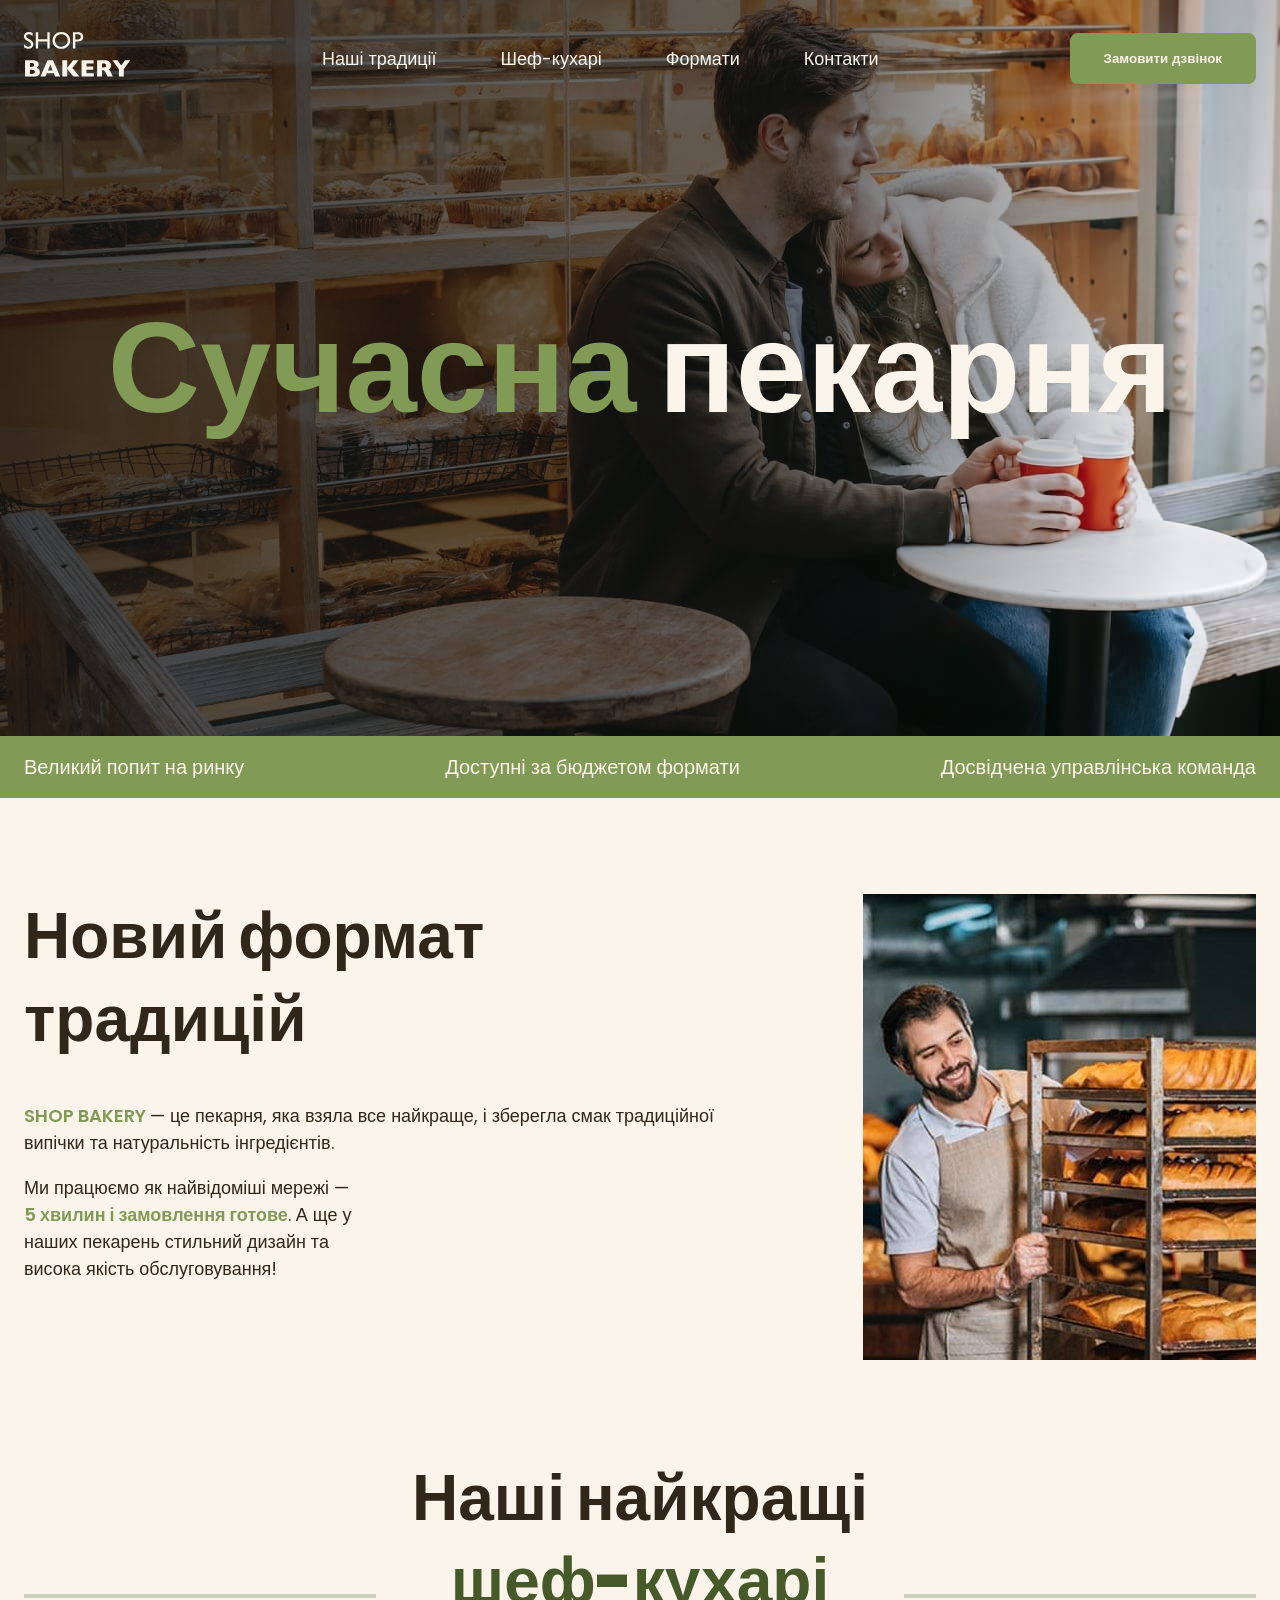
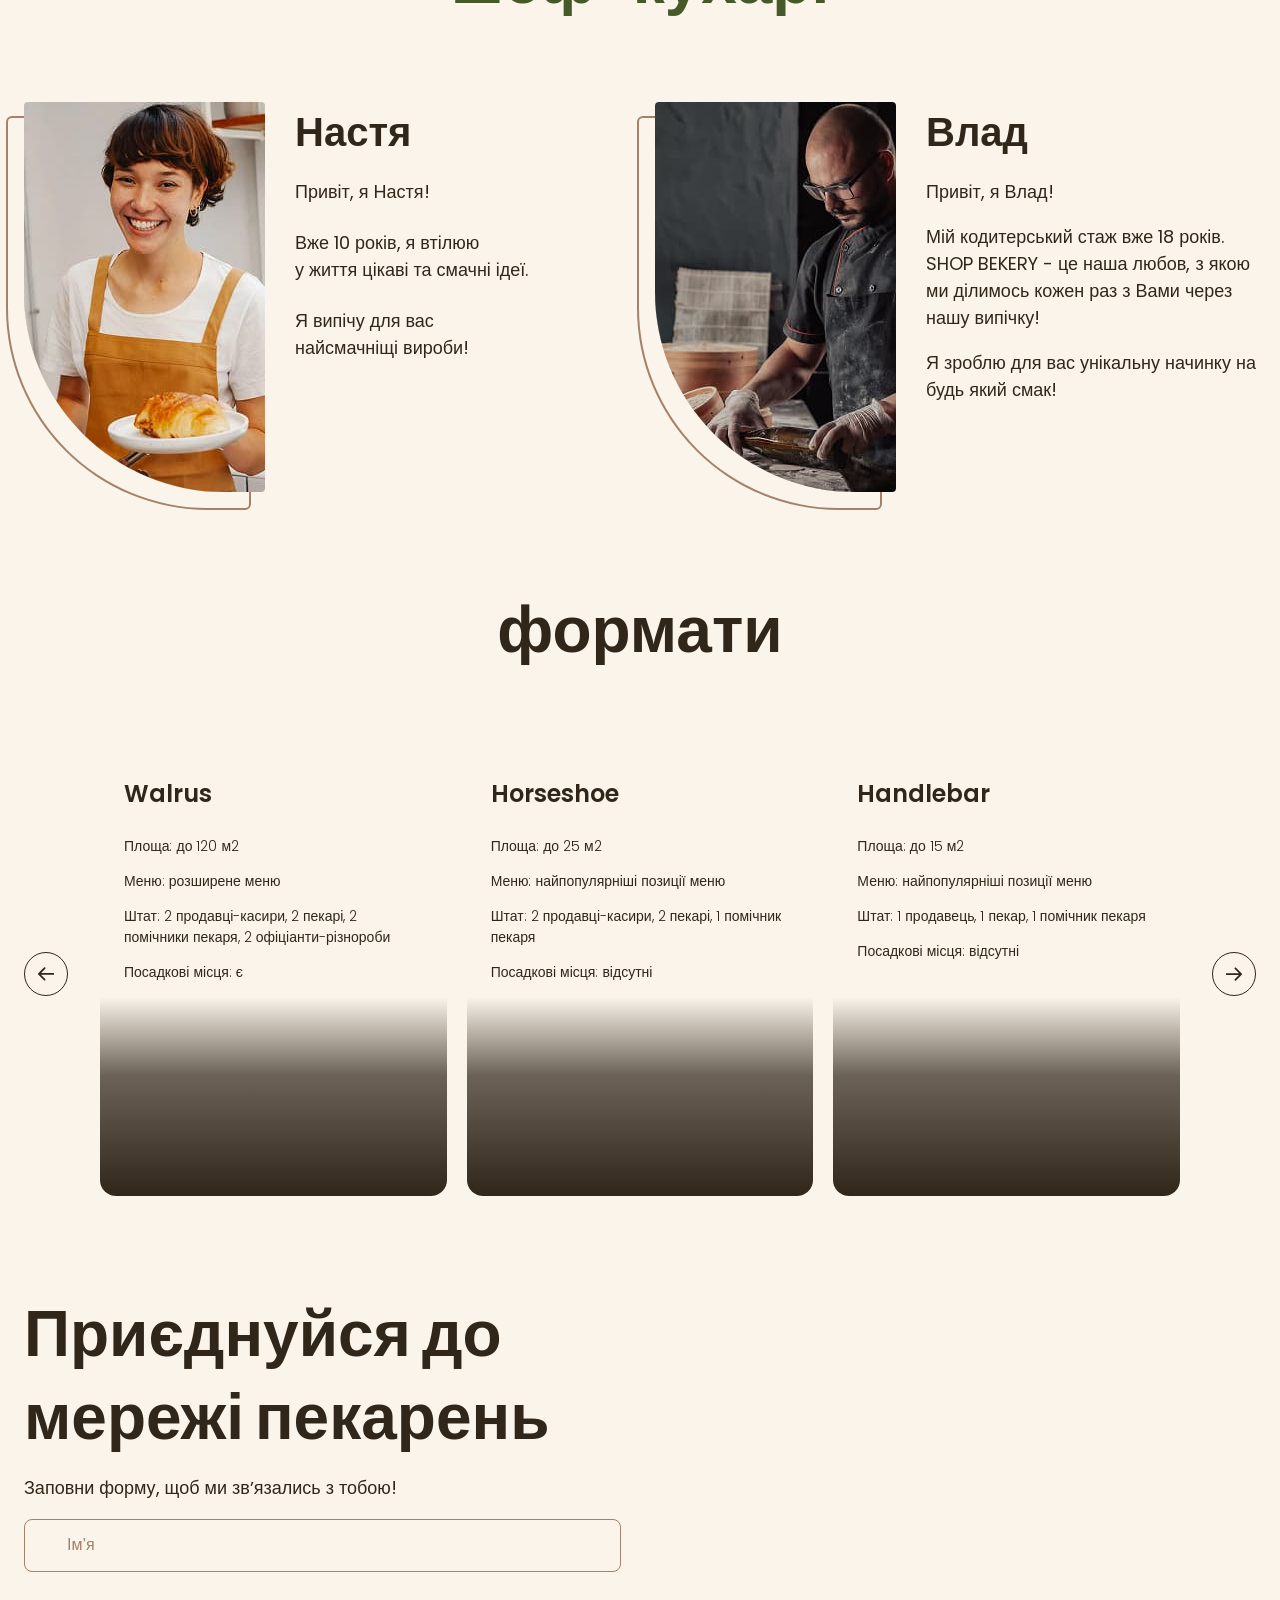
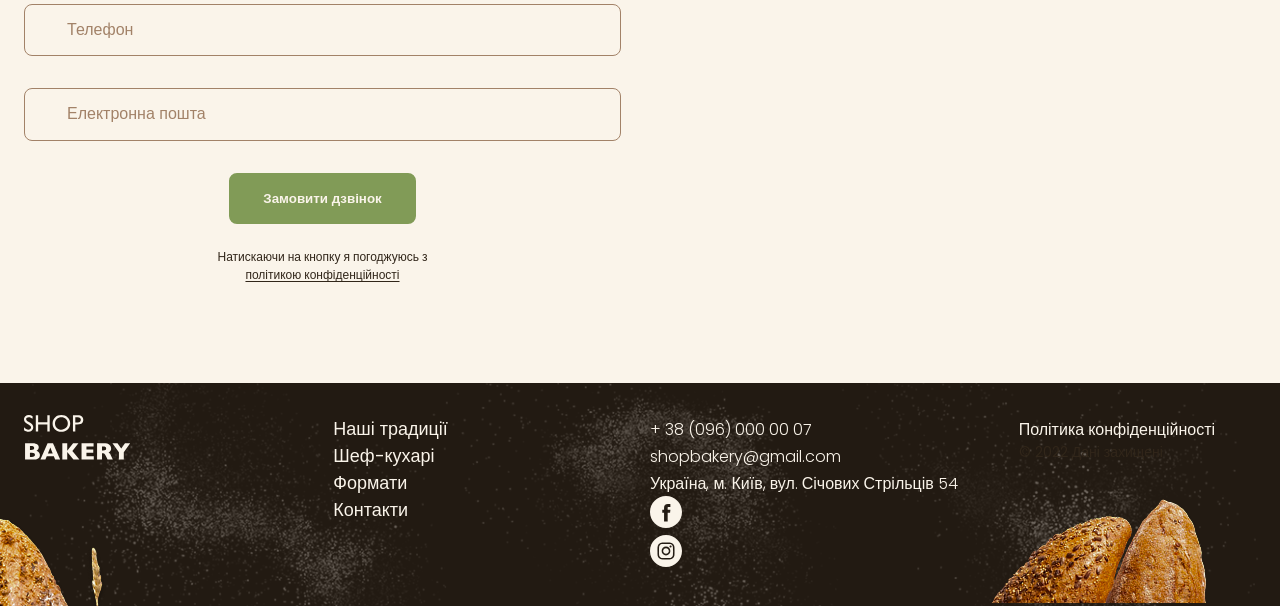
<file: index.html>
<!doctype html>
<html lang="uk">
  <head>
    <meta charset="UTF-8" />
    <meta http-equiv="X-UA-Compatible" content="IE=edge" />
    <meta name="viewport" content="width=device-width, initial-scale=1.0" />
    <title>Сучасна пекарня</title>
    <!-- ! Styles -->
    <link rel="stylesheet" href="./css/styles.css" />
  </head>
  <body>
    <header class="header">
      <div class="container">
        <div class="header-container">
          <nav class="header-nav">
            <a href="./index.html">
              <img src="./images/logo.svg" alt="Логотип сучасної пекарні" />
            </a>
            <ul class="header-menu">
              <li>
                <a href="#traditions-section" class="link">Наші традиції</a>
              </li>
              <li><a href="#chefs-section" class="link">Шеф-кухарі</a></li>
              <li><a href="#formats-section" class="link">Формати</a></li>
              <li><a href="#contacts-section" class="link">Контакти</a></li>
            </ul>
          </nav>
          <button class="button modal-btn-open" type="button">
            Замовити дзвінок
          </button>
        </div>
      </div>
    </header>
    <main>
      <section class="hero-section">
        <div class="container">
          <h1 class="hero-title">
            <span class="accent">Сучасна</span> пекарня
          </h1>
        </div>
      </section>
      <section class="advantages-section">
        <div class="container">
          <h2 class="visually-hidden">Наші переваги</h2>
          <ul class="advantages-list">
            <li class="advantages-item">Великий попит на ринку</li>
            <li class="advantages-item">Доступні за бюджетом формати</li>
            <li class="advantages-item">Досвідчена управлінська команда</li>
          </ul>
        </div>
      </section>
      <section class="traditions-section section" id="traditions-section">
        <div class="container">
          <div class="traditions-container">
            <div class="traditions-content">
              <h2 class="traditions-title section-title">
                Новий формат традицій
              </h2>
              <p class="traditions-text">
                <span class="brand uppercase"> shop bakery </span> — це пекарня,
                яка взяла все найкраще, і зберегла смак традиційної випічки та
                натуральність інгредієнтів.
              </p>
              <p class="traditions-text limited">
                Ми працюємо як найвідоміші мережі —
                <span class="brand">5 хвилин і замовлення готове</span>. А ще у
                наших пекарень стильний дизайн та висока якість обслуговування!
              </p>
            </div>
            <img
              src="./images/baker-man.jpg"
              alt="Чоловік-пекар дивиться на батони з посмішкою"
            />
          </div>
        </div>
      </section>
      <section class="section" id="chefs-section">
        <div class="container">
          <h2 class="chefs-title section-title centered">
            Наші найкращі <br />
            <span class="accent">шеф-кухарі</span>
          </h2>
          <ul class="chefs-list">
            <li class="chefs-item">
              <article class="chefs-card">
                <img
                  class="chef-photo"
                  src="./images/nastya-chef.jpg"
                  alt="Nastya chef"
                />
                <div>
                  <h3 class="chef-title">Настя</h3>
                  <div class="chef-text">
                    <p>Привіт, я Настя!</p>
                    <p>
                      Вже 10 років, я втілюю <br />
                      у життя цікаві та смачні ідеї.
                    </p>
                    <p>
                      Я випічу для вас <br />
                      найсмачніщі вироби!
                    </p>
                  </div>
                </div>
              </article>
            </li>
            <li class="chefs-item">
              <article class="chefs-card">
                <img
                  class="chef-photo"
                  src="./images/vlad-chef.jpg"
                  alt="Vlad chef"
                />
                <div>
                  <h3 class="chef-title">Влад</h3>
                  <p class="chef-text">Привіт, я Влад!</p>
                  <p class="chef-text">
                    Мій кодитерський стаж вже 18 років. SHOP BEKERY - це наша
                    любов, з якою ми ділимось кожен раз з Вами через нашу
                    випічку!
                  </p>
                  <p class="chef-text">
                    Я зроблю для вас унікальну начинку на будь який смак!
                  </p>
                </div>
              </article>
            </li>
          </ul>
        </div>
      </section>
      <section class="section" id="formats-section">
        <div class="container">
          <h2 class="formats-title section-title centered">формати</h2>
          <div class="formats-container">
            <button class="carousel-button" type="button">
              <svg width="16" height="16">
                <use href="./images/icons.svg#arrow"></use>
              </svg>
            </button>
            <ul class="formats-list">
              <li class="formats-item">
                <article class="format-card">
                  <h3 class="formate-title" lang="en">Walrus</h3>
                  <div class="formate-text">
                    <p>Площа: до 120 м2</p>
                    <p>Меню: розширене меню</p>
                    <p>
                      Штат: 2 продавці-касири, 2 пекарі, 2 помічники пекаря, 2
                      офіціанти-різнороби
                    </p>
                    <p>Посадкові місця: є</p>
                  </div>
                </article>
              </li>
              <li class="formats-item">
                <article class="format-card">
                  <h3 class="formate-title" lang="en">Horseshoe</h3>
                  <div class="formate-text">
                    <p>Площа: до 25 м2</p>
                    <p>Меню: найпопулярніші позиції меню</p>
                    <p>Штат: 2 продавці-касири, 2 пекарі, 1 помічник пекаря</p>
                    <p>Посадкові місця: відсутні</p>
                  </div>
                </article>
              </li>
              <li class="formats-item">
                <article class="format-card">
                  <h3 class="formate-title" lang="en">Handlebar</h3>
                  <div class="formate-text">
                    <p>Площа: до 15 м2</p>
                    <p>Меню: найпопулярніші позиції меню</p>
                    <p>Штат: 1 продавець, 1 пекар, 1 помічник пекаря</p>
                    <p>Посадкові місця: відсутні</p>
                  </div>
                </article>
              </li>
            </ul>
            <button class="carousel-button next" type="button">
              <svg width="16" height="16">
                <use href="./images/icons.svg#arrow"></use>
              </svg>
            </button>
          </div>
        </div>
      </section>
      <section class="contacts-section section" id="contacts-section">
        <div class="container">
          <div class="contact-container">
            <div class="contact-form">
              <h2 class="contact-title section-title">
                Приєднуйся до мережі пекарень
              </h2>
              <p>Заповни форму, щоб ми звʼязались з тобою!</p>
              <form name="contact-form" autocomplete="off">
                <div class="form-field">
                  <label class="form-lable visually-hidden" for="user-name"
                    >Ім’я</label
                  >
                  <input
                    class="form-input"
                    type="text"
                    name="user-name"
                    id="user-name"
                    placeholder="Ім’я"
                  />
                </div>

                <div class="form-field">
                  <label class="form-lable visually-hidden" for="user-tel"
                    >Телефон</label
                  >
                  <input
                    class="form-input"
                    type="tel"
                    name="user-tel"
                    id="user-tel"
                    placeholder="Телефон"
                  />
                </div>

                <div class="form-field">
                  <label class="form-lable visually-hidden" for="user-email"
                    >Електронна пошта</label
                  >
                  <input
                    class="form-input"
                    type="email"
                    name="user-email"
                    id="user-email"
                    placeholder="Електронна пошта"
                  />
                </div>

                <button class="form-button button" type="submit">
                  Замовити дзвінок
                </button>
                <p class="form-terms">
                  Натискаючи на кнопку я погоджуюсь з
                  <a class="form-terms-link" href="#"
                    >політикою конфіденційності</a
                  >
                </p>
              </form>
            </div>
            <iframe
              class="contact-map"
              src="https://www.google.com/maps/embed?pb=!1m18!1m12!1m3!1d2540.1634470361532!2d30.488698376657148!3d50.45668098691502!2m3!1f0!2f0!3f0!3m2!1i1024!2i768!4f13.1!3m3!1m2!1s0x40d4ce637c006b2d%3A0xaf86385f19996ff0!2z0YPQuy4g0KHQtdGH0LXQstGL0YUg0KHRgtGA0LXQu9GM0YbQvtCyLCA1NCwg0JrQuNC10LIsINCj0LrRgNCw0LjQvdCwLCAwMjAwMA!5e0!3m2!1sru!2sit!4v1770657405785!5m2!1sru!2sit"
              width="603"
              height="595"
              allowfullscreen=""
              loading="lazy"
              referrerpolicy="no-referrer-when-downgrade"
            ></iframe>
          </div>
        </div>
      </section>
    </main>
    <footer class="footer">
      <div class="container">
        <div class="footer-container">
          <nav class="footer-nav">
            <div class="footer-logo">
              <a href="#">
                <img src="./images/logo.svg" alt="Логотип сучасноі пекрні" />
              </a>
            </div>
            <ul class="footer-menu">
              <li>
                <a class="link" href="#traditions-section">Наші традиції</a>
              </li>
              <li><a class="link" href="#chefs-section">Шеф-кухарі</a></li>
              <li><a class="link" href="#formats-section">Формати</a></li>
              <li><a class="link" href="#contacts-section">Контакти</a></li>
            </ul>
          </nav>
          <address class="footer-address">
            <ul class="address-list">
              <li>
                <a class="address-link" href="tel:+380960000007"
                  >+ 38 (096) 000 00 07</a
                >
              </li>
              <li>
                <a class="address-link" href="mailto:shopbakery@gmail.com"
                  >shopbakery@gmail.com</a
                >
              </li>
              <li>
                <a
                  class="address-link"
                  href="https://share.google/1e0VJEPg8F5VLGRDb"
                  target="_blank"
                >
                  Україна, м. Київ, вул. Січових Стрільців 54
                </a>
              </li>
              <li>
                <a href="#">
                  <svg class="address-icon" width="32" height="32">
                    <use href="./images/icons.svg#icon-facebook"></use>
                  </svg>
                </a>
              </li>
              <li>
                <a href="#">
                  <svg class="address-icon" width="32" height="32">
                    <use href="./images/icons.svg#icon-instagram"></use>
                  </svg>
                </a>
              </li>
            </ul>
            <div class="address-info">
              <a class="address-link" href="#" target="_blank"
                >Політика конфіденційності</a
              >
              <p class="address-copyright">&copy; 2022 Дані захищені</p>
            </div>
          </address>
        </div>
      </div>
    </footer>
    <div class="backdrop is-hidden">
      <div class="modal">
        <button class="modal-btn-close" type="button">Close</button>
        <h2>Замовити дзвінок</h2>
        <p>Залишіть заявку та наш спеціаліст зв'яжеться з Вами!</p>
        <form name="modal-form" autocomplete="off">
          <div class="form-field">
            <label class="form-lable visually-hidden" for="user-name"
              >Ім’я</label
            >
            <input
              class="form-input"
              type="text"
              name="user-name"
              id="user-name"
              placeholder="Ім’я"
              required
            />
          </div>

          <div class="form-field">
            <label class="form-lable visually-hidden" for="user-tel"
              >Телефон</label
            >
            <input
              class="form-input"
              type="tel"
              name="user-tel"
              id="user-tel"
              placeholder="Телефон"
              pattern="^\+[0-9]{12}"
            />
          </div>

          <div class="form-field">
            <label class="form-lable visually-hidden" for="user-email"
              >Електронна пошта</label
            >
            <input
              class="form-input"
              type="email"
              name="user-email"
              id="user-email"
              placeholder="Електронна пошта"
              required
            />
          </div>

          <!-- <div class="checkbox">
            <input
              class="checkbox-input visually-hidden"
              type="checkbox"
              id="terms-conditions"
              name="terms-conditions"
            />
            <label class="checkbox-label" for="terms-conditions">
              Я точно погоджуюсь з політикою конфіденційності
            </label>
          </div> -->

          <button class="form-button button" type="submit">
            Замовити дзвінок
          </button>
          <p class="form-terms">
            Натискаючи на кнопку я погоджуюсь з
            <a class="form-terms-link" href="#">політикою конфіденційності</a>
          </p>
        </form>
      </div>
    </div>
    <script src="./js/modal.js"></script>
  </body>
</html>
</file>
<file: css/styles.css>
@font-face {
  font-display: swap;
  font-family: 'Poppins';
  font-weight: 300;
  src: url('../fonts/poppins-v24-latin-300.woff2') format('woff2');
}

@font-face {
  font-display: swap;
  font-family: 'Poppins';
  font-weight: 400;
  src: url('../fonts/poppins-v24-latin-regular.woff2') format('woff2');
}

@font-face {
  font-display: swap;
  font-family: 'Poppins';
  font-weight: 600;
  src: url('../fonts/poppins-v24-latin-600.woff2') format('woff2');
}

@font-face {
  font-display: swap;
  font-family: 'Poppins';
  font-weight: 900;
  src: url('../fonts/poppins-v24-latin-900.woff2') format('woff2');
}

:root {
  --color-primary-dark: #31261a;
  --color-primary-light: #faf4ea;
  --color-secondary-dark: #a28268;
  --color-brand-dark: #465929;
  --color-brand-normal: #819b57;
  --color-brand-light: #cfcfbc;
}

/* ! base */
*,
*::before,
*::after {
  box-sizing: border-box;
}

body {
  color: var(--color-primary-dark);
  background-color: var(--color-primary-light);
  font-family: 'Poppins', sans-serif;
  font-size: 18px;
  font-weight: 400;
  line-height: 1.5;
  margin: 0;
}

h1,
h2,
h3,
h4,
h5,
h6,
p {
  margin-top: 0;
}

a {
  display: inline-block;
}

address {
  font-style: normal;
}

ul {
  margin: 0;
  padding: 0;
  list-style-type: none;
}

.visually-hidden {
  position: absolute;
  left: -10000px;
  top: auto;
  width: 1px;
  height: 1px;
  overflow: hidden;
}

.section {
  padding: 48px 0;
}

.container {
  width: 100%;
  max-width: 1288px;
  margin: 0 auto;
  padding: 0 24px;
}

/* ! button */
.button {
  padding: 16px 32px;
  font-weight: 600;
  color: var(--color-primary-light);
  background-color: var(--color-brand-normal);
  border: 2px solid var(--color-brand-normal);
  border-radius: 8px;
  cursor: pointer;
}

.button:hover {
  color: var(--color-brand-dark);
  background-color: transparent;
}

/* ! link */
.link {
  color: var(--color-primary-light);
  text-decoration: none;
  transition: color 0.3s;
}

.link:hover {
  color: var(--color-brand-normal);
}

/* ! header */
.header {
  position: absolute;
  top: 0;
  left: 0;
  width: 100%;
  padding-top: 32px;
}

.header-container {
  display: flex;
  align-items: center;
  gap: 40px;
}

.header-nav {
  display: flex;
  align-items: center;
  flex-grow: 1;
  gap: 40px;
}

.header-menu {
  display: flex;
  gap: 64px;
  flex-grow: 1;
  justify-content: center;
}

/* ! hero section */
.hero-section {
  padding: 272px 0;
  background-image:
    linear-gradient(
      102.76deg,
      rgba(18, 18, 17, 0.78) 2.03%,
      rgba(18, 18, 17, 0.6) 58.46%,
      rgba(18, 18, 17, 0) 90.36%
    ),
    url('../images/hero-section-background.jpg');
  background-repeat: no-repeat;
  background-position: center top;
  background-size: cover;
}

.hero-title {
  margin-bottom: 0;
  color: var(--color-primary-light);
  text-align: center;
  font-size: 128px;
  font-weight: 900;
}

.hero-title .accent {
  color: var(--color-brand-normal);
}

/* ! advantages section */
.advantages-section {
  padding: 16px 0;
  background-color: var(--color-brand-normal);
}

.advantages-list {
  display: flex;
  justify-content: space-between;
  gap: 40px;
}

.advantages-item {
  color: var(--color-primary-light);
  font-size: 20px;
  font-weight: 300;
}

.section-title {
  font-size: 64px;
  font-weight: 900;
  line-height: 1.3;
}

.section-title.centered {
  text-align: center;
}

.section-title .accent {
  color: var(--color-brand-dark);
}

/* ! traditions section */
.traditions-section {
  padding-top: 96px;
}

.traditions-container {
  display: flex;
  justify-content: space-between;
  gap: 40px;
}

.traditions-content {
  max-width: 710px;
}

.traditions-title {
  margin-bottom: 42px;
}

.traditions-text .brand {
  color: var(--color-brand-normal);
  font-weight: 600;
}

.traditions-text .uppercase {
  text-transform: uppercase;
}

.traditions-text.limited {
  max-width: 340px;
}

/* ! chefs section */
.chefs-title {
  position: relative;
  margin: 0 auto 80px;
}

.chefs-title::before,
.chefs-title::after {
  position: absolute;
  bottom: 24px;
  width: 352px;
  border: 2px solid var(--color-brand-light);
  content: '';
}

.chefs-title::before {
  left: 0;
}

.chefs-title::after {
  right: 0;
}

.chefs-list {
  display: flex;
  flex-wrap: wrap;
  gap: 40px 30px;
}

.chefs-item {
  flex-basis: calc((100% - 30px) / 2);
}

.chefs-card {
  display: flex;
  gap: 30px;
}

.chef-photo {
  border-radius: 4px 4px 4px 200px;
  box-shadow:
    -16px 16px 0 0 var(--color-primary-light),
    -16px 16px 0 2px var(--color-secondary-dark);
}

.chef-title {
  margin-bottom: 16px;
  font-size: 40px;
  font-weight: 600;
}

.chef-text p {
  margin-bottom: 24px;
}

.chef-text p:last-child {
  margin-bottom: 0;
}

/* ! formats section */
.formats-container {
  display: flex;
  align-items: center;
  gap: 32px;
}

.formats-list {
  display: flex;
  flex-wrap: wrap;
  gap: 20px;
}

.formats-item {
  flex-basis: calc((100% - 40px) / 3);
}

.format-card {
  height: 444px;
  padding: 24px;
  background: linear-gradient(
    180deg,
    rgba(49, 38, 26, 0) 55.21%,
    rgba(49, 38, 26, 0.71) 72.92%,
    #31261a 100%
  );
  border-radius: 16px;
  transition: transform 0.3s;
}

.format-card:hover {
  transform: scale(1.05);
}

.formats-title {
  margin-bottom: 80px;
}

.formate-title {
  font-size: 24px;
  font-weight: 600;
}

.formate-text {
  font-size: 14px;
  font-weight: 300;
}

/* ! carousel */
.carousel-button {
  display: flex;
  align-items: center;
  justify-content: center;
  flex-shrink: 0;
  width: 44px;
  height: 44px;
  padding: 0;
  fill: var(--color-primary-dark);
  background-color: transparent;
  border-radius: 50%;
  border: 1px solid var(--color-primary-dark);
  cursor: pointer;
}

.carousel-button:hover {
  background-color: var(--color-primary-dark);
  fill: var(--color-primary-light);
}

.carousel-button.next {
  transform: rotate(180deg);
}

/* ! contact section */
.contacts-section {
  padding-bottom: 96px;
}

.contact-container {
  display: flex;
  gap: 32px;
}

.contact-title {
  margin-bottom: 16px;
}

.contact-map {
  flex-shrink: 0;
  border-radius: 16px;
  border: none;
}

/* ! footer */
.footer {
  padding: 32px 0;
  position: relative;
  background-color: var(--color-primary-dark);
  background-image: url(../images/footer-background.png);
  background-repeat: no-repeat;
  background-size: cover;
  background-position: center;
}

.footer::before,
.footer::after {
  position: absolute;
  bottom: 0;
  background-repeat: no-repeat;
  content: '';
}

.footer::before {
  width: 180px;
  height: 120px;
  left: 0;
  background-image: url(../images/decor-bread-small.png);
}

.footer::after {
  width: 380px;
  height: 190px;
  right: 0;
  background-image: url(../images/decor-bread-large.png);
}

.footer-container {
  display: flex;
  gap: 20px;
}

.footer-nav,
.footer-address {
  display: flex;
  flex-basis: 50%;
  gap: 20px;
}

.footer-logo,
.footer-menu {
  flex-grow: 1;
}

.address-list,
.address-info {
  flex-grow: 1;
}

.address-link {
  color: var(--color-primary-light);
  font-size: 16px;
  font-weight: 300;
  text-decoration: none;
}

.address-link:hover {
  color: var(--color-brand-normal);
}

.address-icon {
  fill: var(--color-primary-light);
}

.address-icon:hover {
  fill: var(--color-brand-normal);
}

.address-copyright {
  font-size: 14px;
}

/* ! modal */
.backdrop {
  position: fixed;
  top: 0;
  left: 0;
  right: 0;
  bottom: 0;
  display: flex;
  align-items: center;
  justify-content: center;
  padding: 20px 0;
  background-color: rgba(0, 0, 0, 0.5);
  transition:
    opacity 0.3s,
    visibility 0.3s;
}

.backdrop.is-hidden {
  opacity: 0;
  visibility: hidden;
  pointer-events: none;
}

.modal {
  position: relative;
  width: 100%;
  max-width: 880px;
  height: 100%;
  max-height: 880px;
  padding: 128px;
  background-color: var(--color-primary-light);
  border-radius: 32px;
  overflow-y: auto;
}

.modal-btn-close {
  position: absolute;
  top: 40px;
  right: 40px;
}

/* ! Form */
.form-field {
  position: relative;
  margin-bottom: 32px;
}

.form-lable {
  position: absolute;
  top: 16px;
  left: 42px;
}

.form-input {
  padding: 16px 42px;
  width: 100%;
  font-size: 16px;
  line-height: 1.17;
  border: 1px solid var(--color-secondary-dark);
  border-radius: 8px;
  background-color: transparent;
}

.form-input:focus {
  border-color: var(--color-brand-normal);
  outline: none;
}

.form-input::placeholder {
  color: var(--color-secondary-dark);
  font-size: 16px;
  line-height: 1.17;
}

.form-input:focus::placeholder {
  color: var(--color-primary-dark);
}

.form-button {
  display: block;
  margin: 0 auto 24px;
}

.form-terms {
  margin: 0 auto;
  max-width: 220px;
  font-weight: 500;
  font-size: 12px;
  line-height: 1.5;
  text-align: center;
}

.form-terms-link {
  color: var(--color-primary-dark);
  text-underline-offset: 2px;
}

/* .checkbox {
  position: relative;
}

.checkbox-input {
  appearance: none;
}

.checkbox-input:checked + .checkbox-label::before {
  background-color: green;
}

.checkbox-label {
  padding-left: 24px;
}

.checkbox-label::before {
  position: absolute;
  top: 0;
  left: 0;
  width: 16px;
  height: 16px;
  margin-top: 5px;
  border: 1px solid var(--color-primary-dark);
  border-radius: 2px;
  content: '';
} */
</file>
